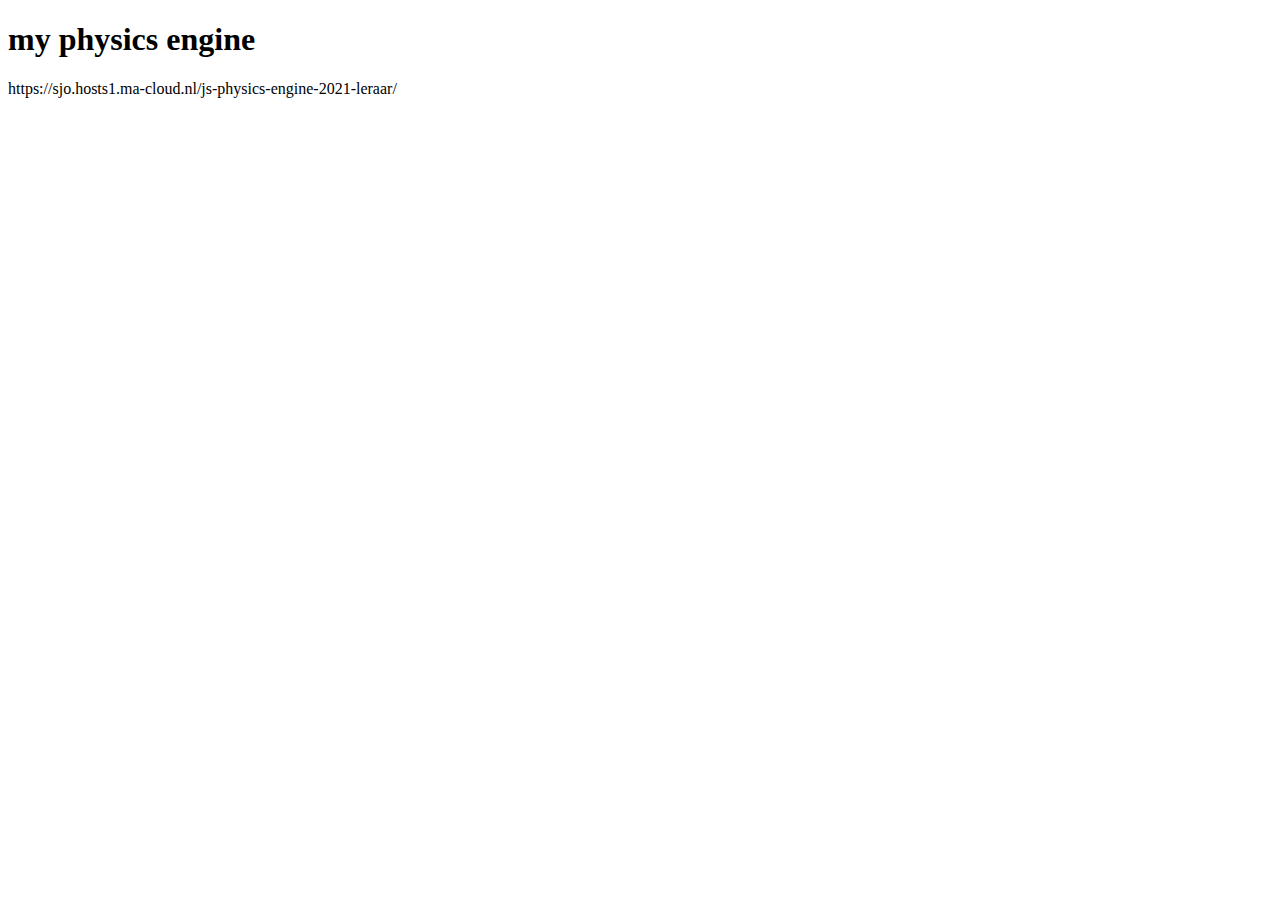
<file: index.html>
<!DOCTYPE html>
<html lang="en">
<head>
    <meta charset="UTF-8">
    <meta http-equiv="X-UA-Compatible" content="IE=edge">
    <meta name="viewport" content="width=device-width, initial-scale=1.0">
    <title>Document</title>
</head>
<body>
    <h1>my physics engine</h1>
    https://sjo.hosts1.ma-cloud.nl/js-physics-engine-2021-leraar/
</body>
</html>
</file>
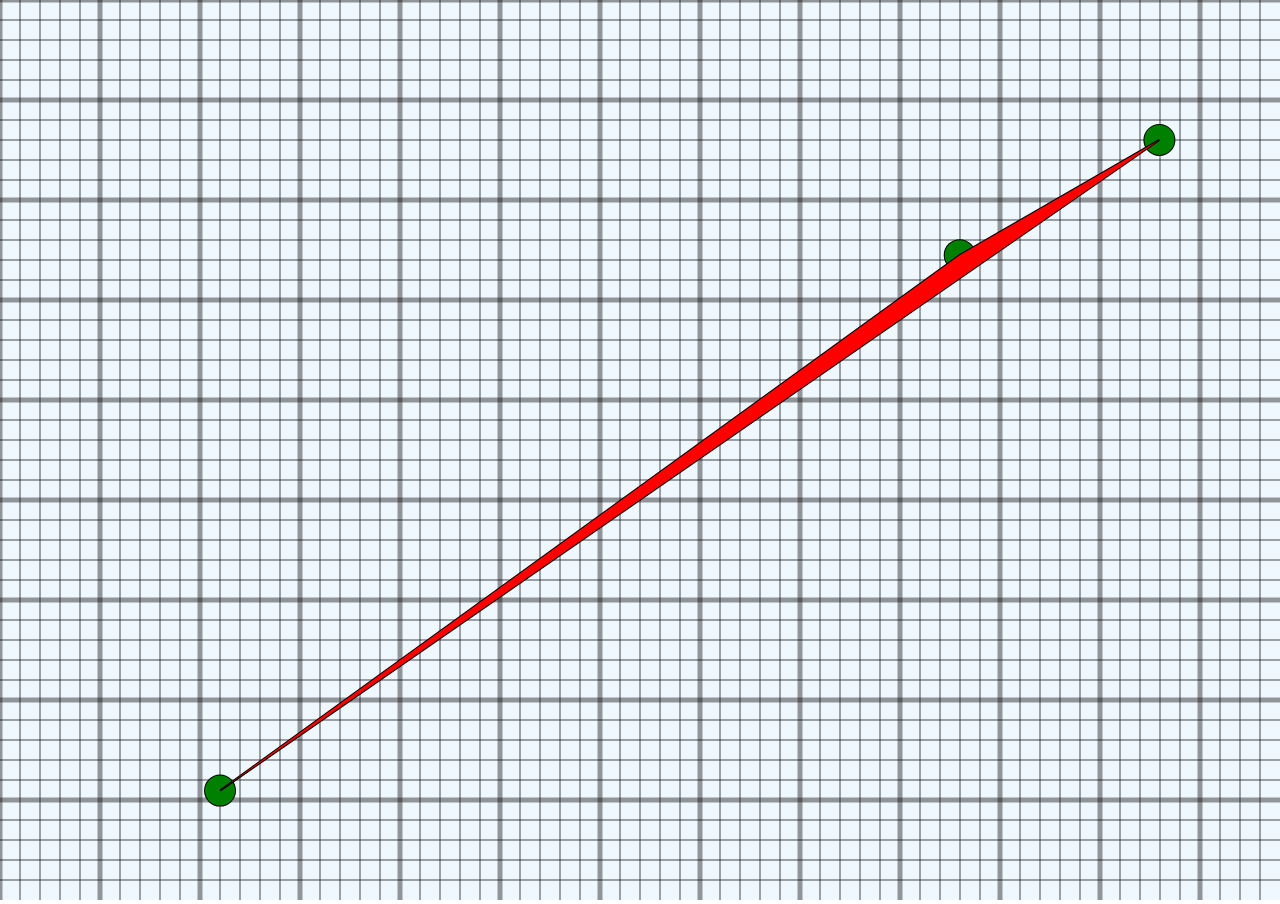
<file: html/04myPolygon/index.html>
<!DOCTYPE html>
<html lang="en">
<head>
    <link rel="stylesheet" href="style.css">
    <meta charset="UTF-8">
    <meta http-equiv="X-UA-Compatible" content="IE=edge">
    <meta name="viewport" content="width=device-width, initial-scale=1.0">
    <title>04 my polygon</title>
</head>
<body>
    <canvas id="canvas"></canvas>
    <script src="../../library/GraphBackGround.js"></script>
    <script src="../../library/Point.js"></script>
    <script src="script.js"></script>
</body>
</html>
</file>
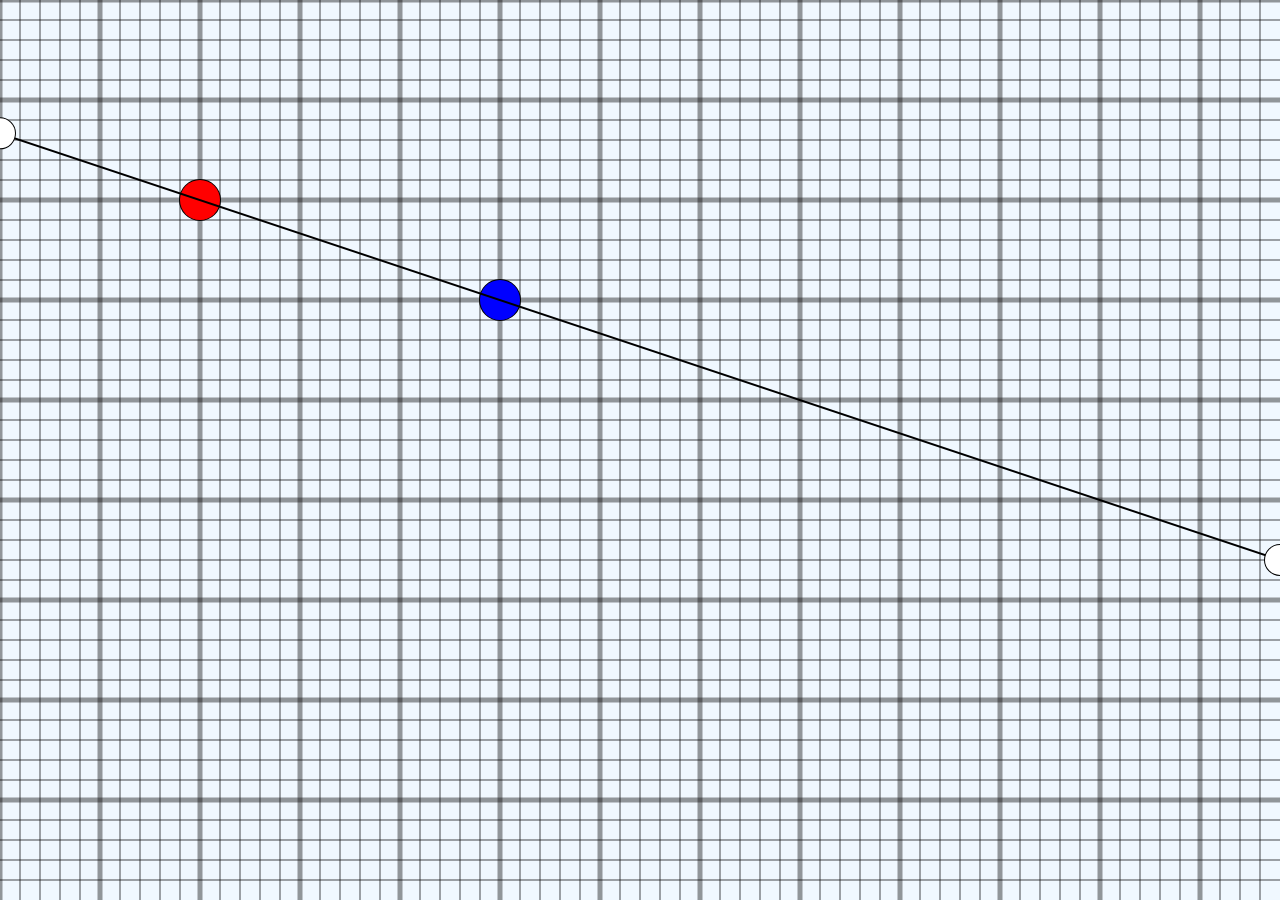
<file: html/05linearFunction/index.html>
<!DOCTYPE html>
<html lang="en">
<head>
    <link rel="stylesheet" href="style.css">
    <meta charset="UTF-8">
    <meta http-equiv="X-UA-Compatible" content="IE=edge">
    <meta name="viewport" content="width=device-width, initial-scale=1.0">
    <title>05 linear function</title>
</head>
<body>
    <canvas id="canvas"></canvas>
    <script src="../../library/GraphBackGround.js"></script>
    <script src="../../library/Point.js"></script>
    <script src="../../library/LinearFunction.js"></script>
    <script src="script.js"></script>
</body>
</html>
</file>
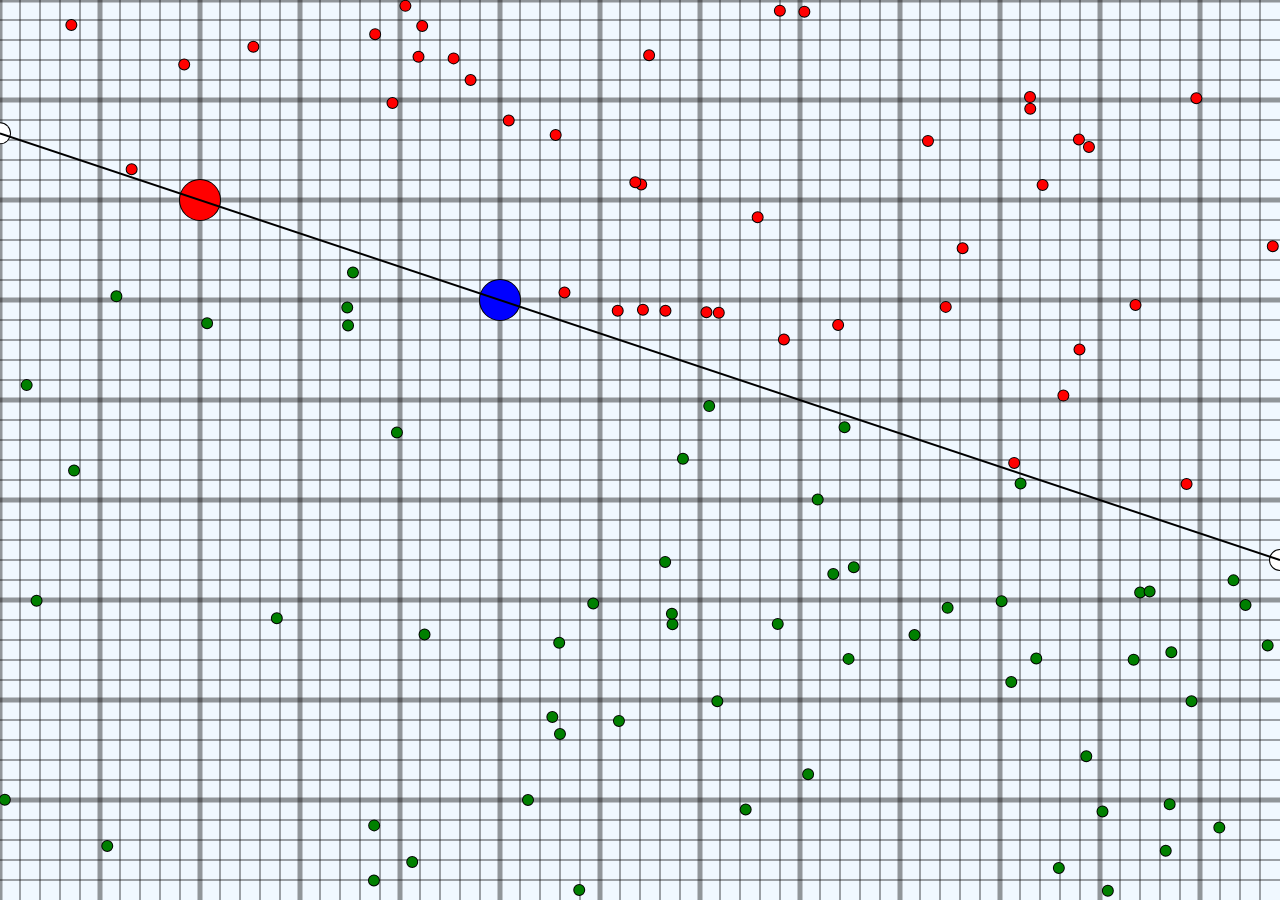
<file: html/06inequation/index.html>
<!DOCTYPE html>
<html lang="en">
<head>
    <link rel="stylesheet" href="style.css">
    <meta charset="UTF-8">
    <meta http-equiv="X-UA-Compatible" content="IE=edge">
    <meta name="viewport" content="width=device-width, initial-scale=1.0">
    <title>06 inequation</title>
</head>
<body>
    <canvas id="canvas"></canvas>
    <script src="../../library/GraphBackGround.js"></script>
    <script src="../../library/Point.js"></script>
    <script src="../../library/LinearFunction.js"></script>
    <script src="script.js"></script>
</body>
</html>
</file>
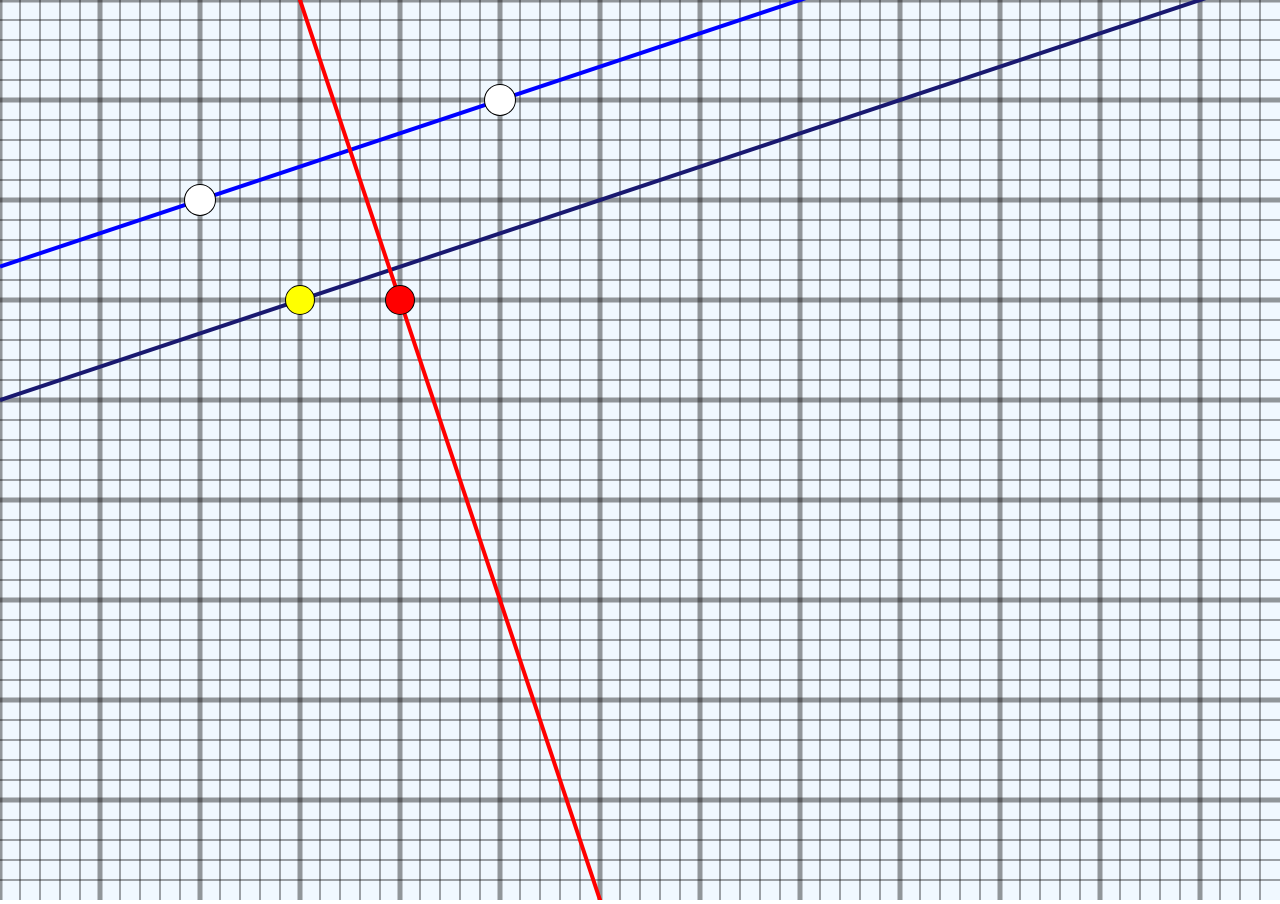
<file: html/11parallelAndPerpendicular/index.html>
<!DOCTYPE html>
<html lang="en">
<head>
    <link rel="stylesheet" href="style.css">
    <meta charset="UTF-8">
    <meta http-equiv="X-UA-Compatible" content="IE=edge">
    <meta name="viewport" content="width=device-width, initial-scale=1.0">
    <title>11 parallel and perpendicular</title>
</head>
<body>
    <canvas id="canvas"></canvas>
    <script src="../../library/GraphBackGround.js"></script>
    <script src="../../library/Point.js"></script>
    <script src="../../library/LinearFunction.js"></script>
    <script src="script.js"></script>
</body>
</html>
</file>
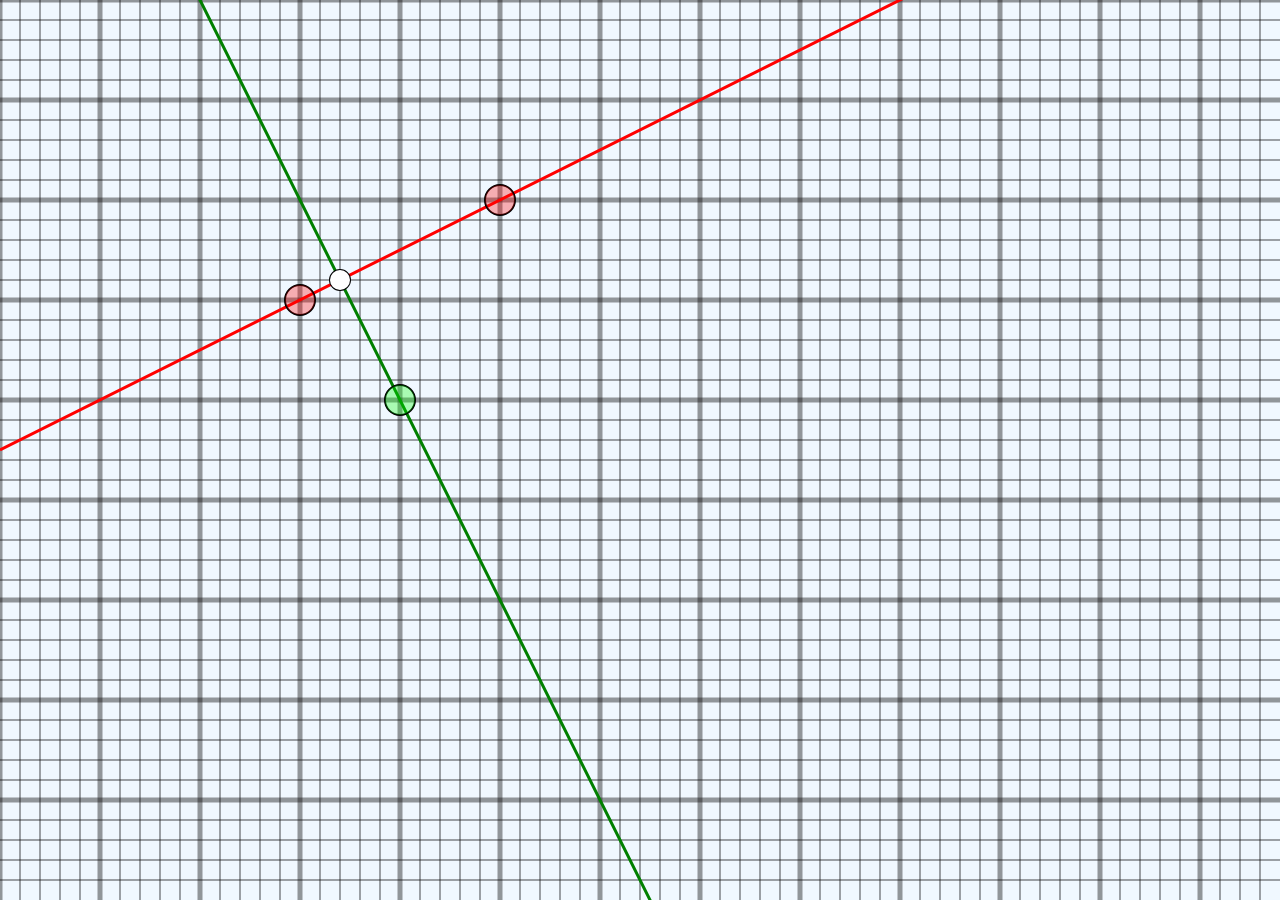
<file: html/12intersection/index.html>
<!DOCTYPE html>
<html lang="en">
<head>
    <link rel="stylesheet" href="style.css">
    <meta charset="UTF-8">
    <meta http-equiv="X-UA-Compatible" content="IE=edge">
    <meta name="viewport" content="width=device-width, initial-scale=1.0">
    <title>12 intersection</title>
</head>
<body>
    <canvas id="canvas"></canvas>
    <script src="../../library/GraphBackGround.js"></script>
    <script src="../../library/Point.js"></script>
    <script src="../../library/LinearFunction.js"></script>
    <script src="script.js"></script>
</body>
</html>
</file>
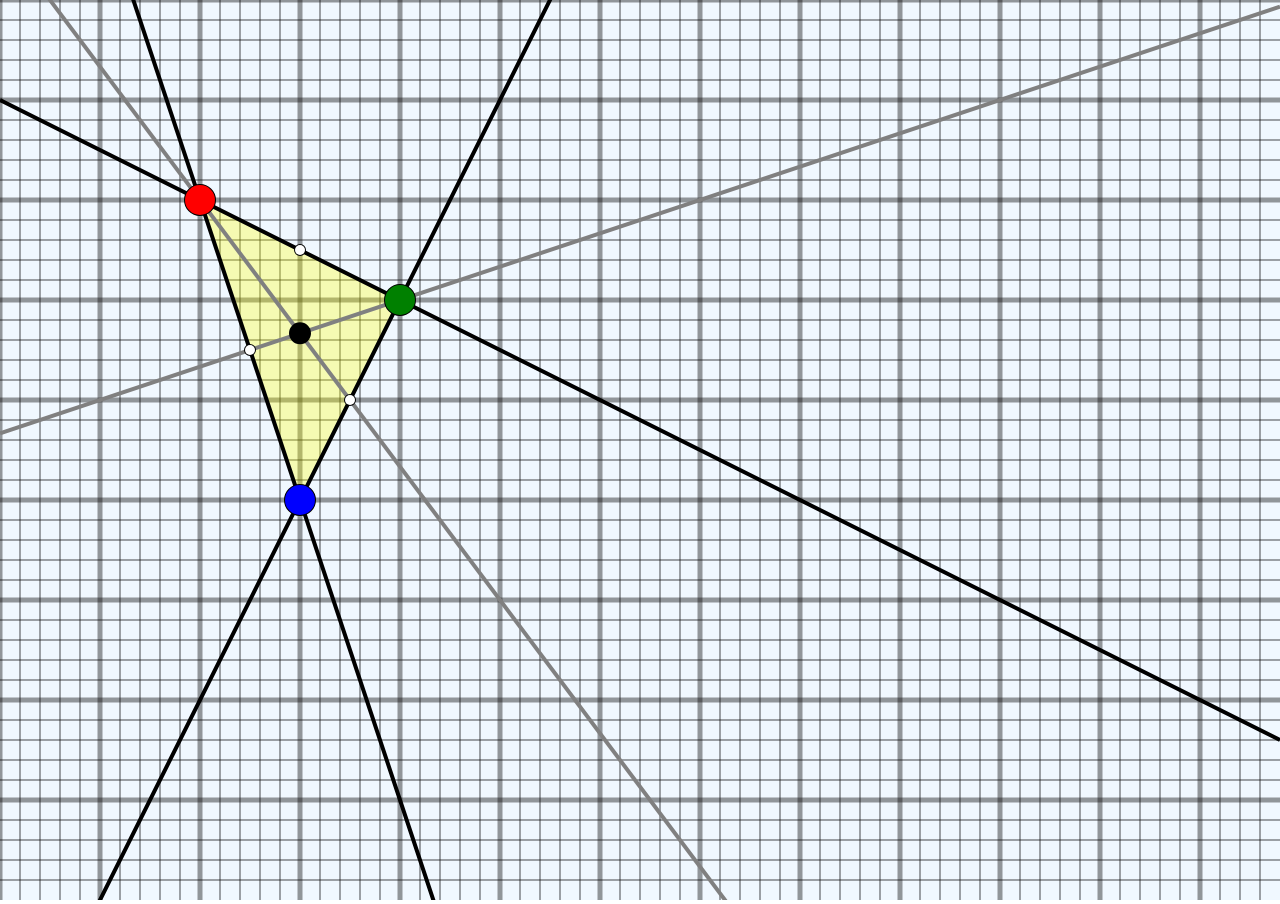
<file: html/13centerOfGravity/index.html>
<!DOCTYPE html>
<html lang="en">
<head>
    <link rel="stylesheet" href="style.css">
    <meta charset="UTF-8">
    <meta http-equiv="X-UA-Compatible" content="IE=edge">
    <meta name="viewport" content="width=device-width, initial-scale=1.0">
    <title>13 center of gravity</title>
</head>
<body>
    <canvas id="canvas"></canvas>
    <script src="../../library/GraphBackGround.js"></script>
    <script src="../../library/Point.js"></script>
    <script src="../../library/LinearFunction.js"></script>
    <script src="script.js"></script>
</body>
</html>
</file>
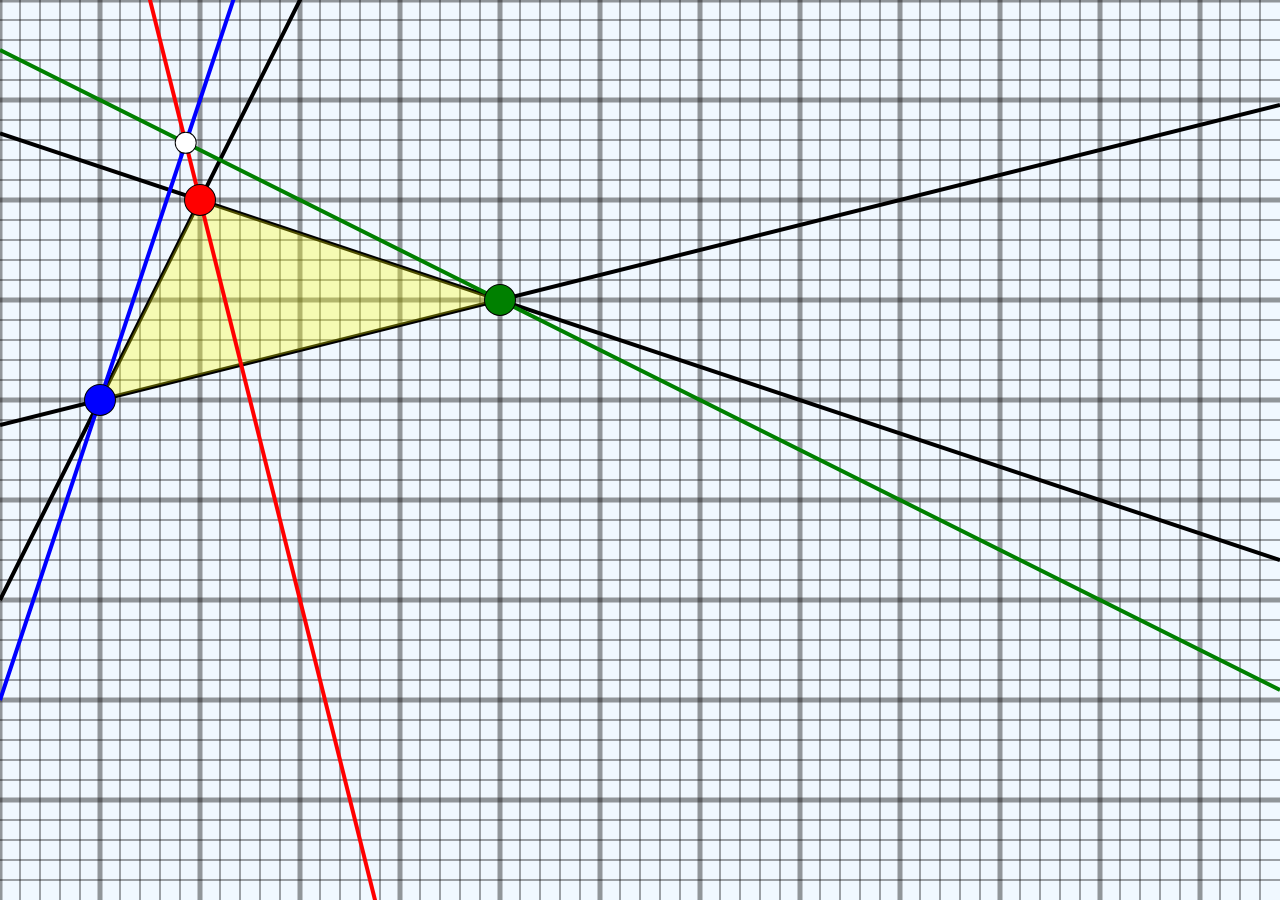
<file: html/14orthoCenter/index.html>
<!DOCTYPE html>
<html lang="en">
<head>
    <link rel="stylesheet" href="style.css">
    <meta charset="UTF-8">
    <meta http-equiv="X-UA-Compatible" content="IE=edge">
    <meta name="viewport" content="width=device-width, initial-scale=1.0">
    <title>14 orthocenter</title>
</head>
<body>
    <canvas id="canvas"></canvas>
    <script src="../../library/GraphBackGround.js"></script>
    <script src="../../library/Point.js"></script>
    <script src="../../library/LinearFunction.js"></script>
    <script src="script.js"></script>
</body>
</html>
</file>
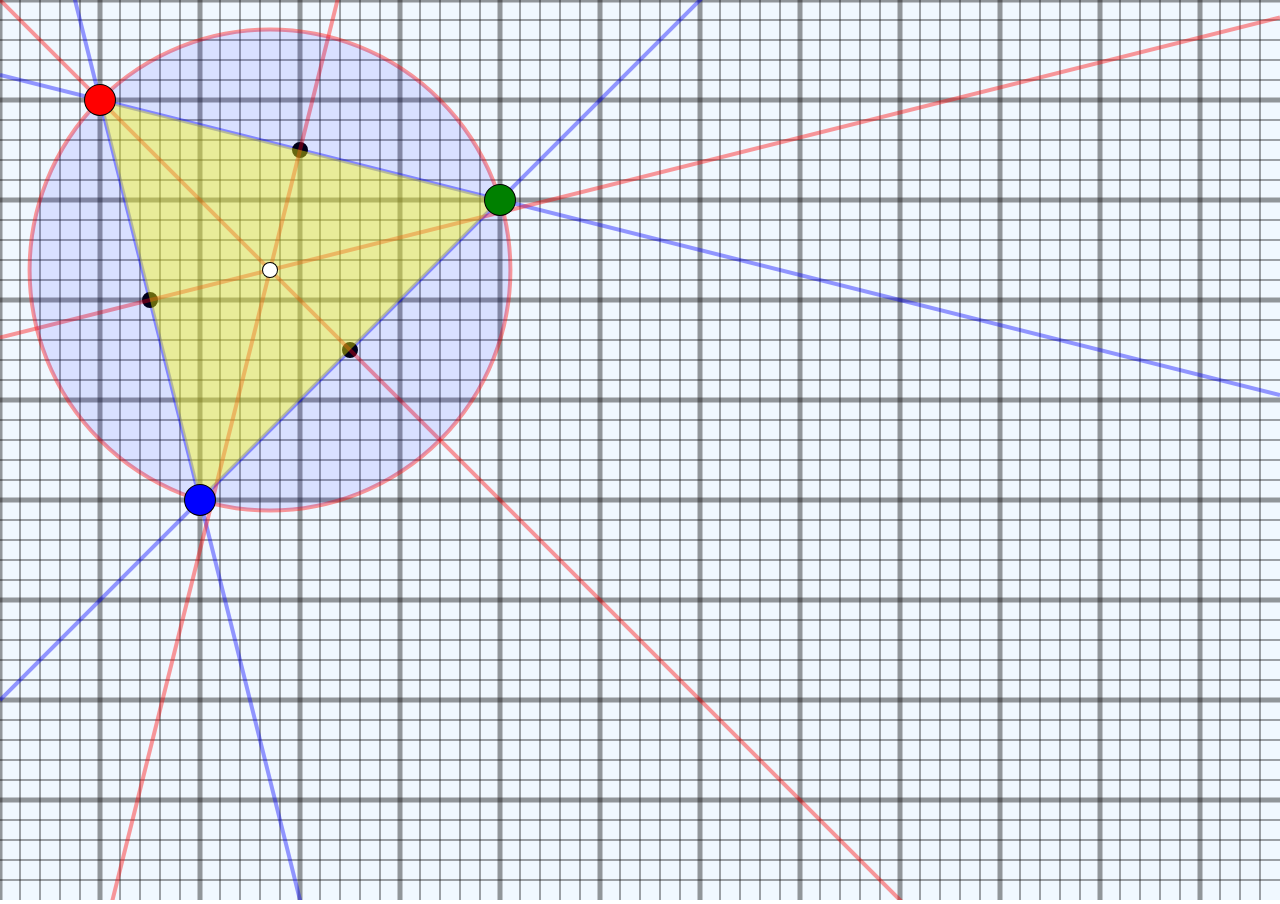
<file: html/15circumCenter/index.html>
<!DOCTYPE html>
<html lang="en">
<head>
    <link rel="stylesheet" href="style.css">
    <meta charset="UTF-8">
    <meta http-equiv="X-UA-Compatible" content="IE=edge">
    <meta name="viewport" content="width=device-width, initial-scale=1.0">
    <title>15 circumcenter</title>
</head>
<body>
    <canvas id="canvas"></canvas>
    <script src="../../library/GraphBackGround.js"></script>
    <script src="../../library/Point.js"></script>
    <script src="../../library/LinearFunction.js"></script>
    <script src="script.js"></script>
</body>
</html>
</file>
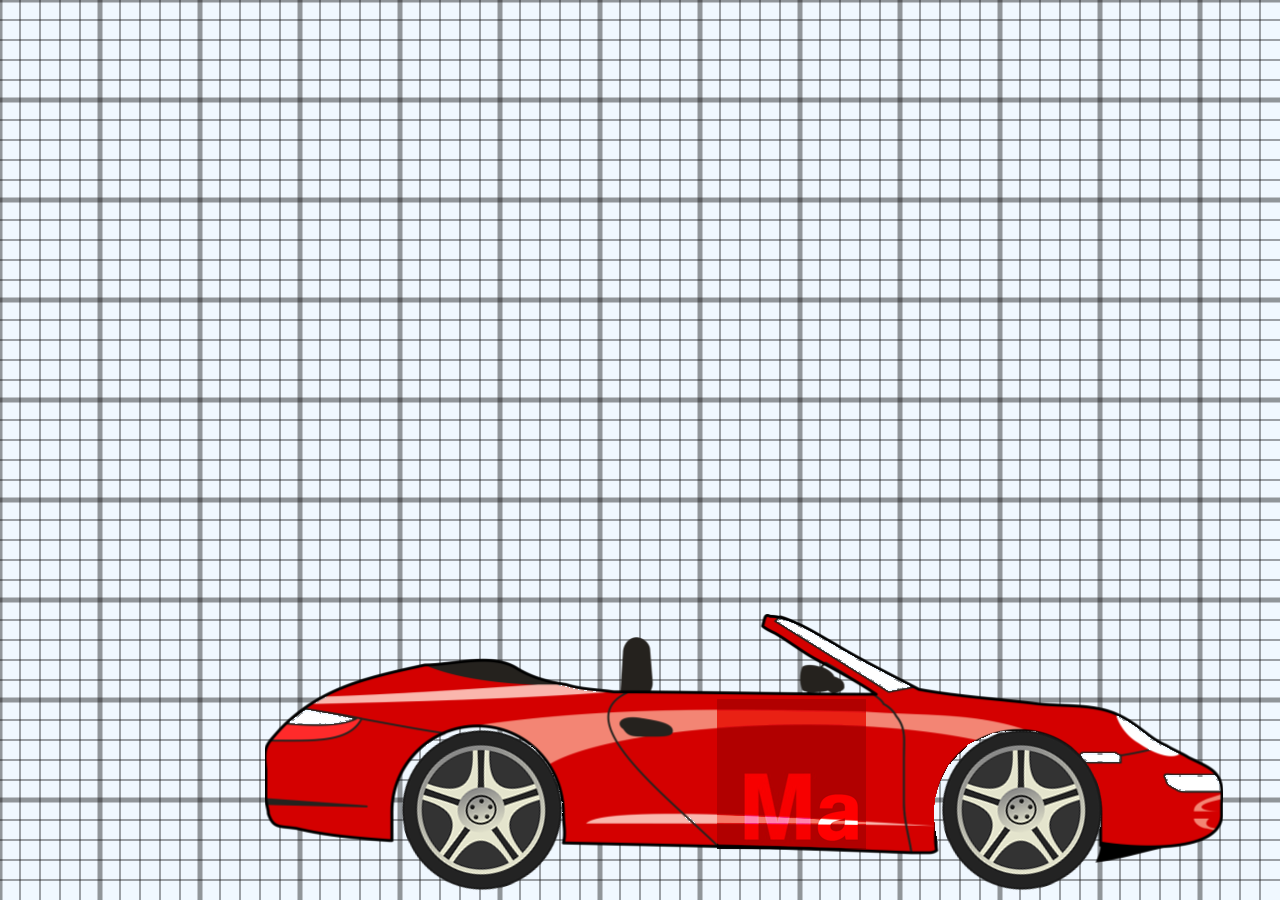
<file: html/16 myCar/index.html>
<!DOCTYPE html>
<html lang="en">
<head>
    <link rel="stylesheet" href="style.css">
    <meta charset="UTF-8">
    <meta http-equiv="X-UA-Compatible" content="IE=edge">
    <meta name="viewport" content="width=device-width, initial-scale=1.0">
    <title>16 myCar</title>
</head>
<body>
    <canvas id="canvas"></canvas>
    <script src="../../library/GraphBackGround.js"></script>
    <script src="../../library/Point.js"></script>
    <script src="../../library/LinearFunction.js"></script>
    <script src="script.js"></script>
</body>
</html>
</file>
<file: html/04myPolygon/style.css>
body{
    margin: 0;
    padding: 0;
    background: white;
    overflow: hidden;
}

canvas{
    background: aliceblue;
}
</file>
<file: html/05linearFunction/style.css>
body{
    margin: 0;
    padding: 0;
    background: white;
    overflow: hidden;
}

canvas{
    background: aliceblue;
}
</file>
<file: html/06inequation/style.css>
body{
    margin: 0;
    padding: 0;
    background: white;
    overflow: hidden;
}

canvas{
    background: aliceblue;
}
</file>
<file: html/11parallelAndPerpendicular/style.css>
body{
    margin: 0;
    padding: 0;
    background: white;
    overflow: hidden;
}

canvas{
    background: aliceblue;
}
</file>
<file: html/12intersection/style.css>
body{
    margin: 0;
    padding: 0;
    background: white;
    overflow: hidden;
}

canvas{
    background: aliceblue;
}
</file>
<file: html/13centerOfGravity/style.css>
body{
    margin: 0;
    padding: 0;
    background: white;
    overflow: hidden;
}

canvas{
    background: aliceblue;
}
</file>
<file: html/14orthoCenter/style.css>
body{
    margin: 0;
    padding: 0;
    background: white;
    overflow: hidden;
}

canvas{
    background: aliceblue;
}
</file>
<file: html/15circumCenter/style.css>
body{
    margin: 0;
    padding: 0;
    background: white;
    overflow: hidden;
}

canvas{
    background: aliceblue;
}
</file>
<file: html/16 myCar/style.css>
body{
    margin: 0;
    padding: 0;
    background: white;
    overflow: hidden;
}

canvas{
    background: aliceblue;
}
</file>
